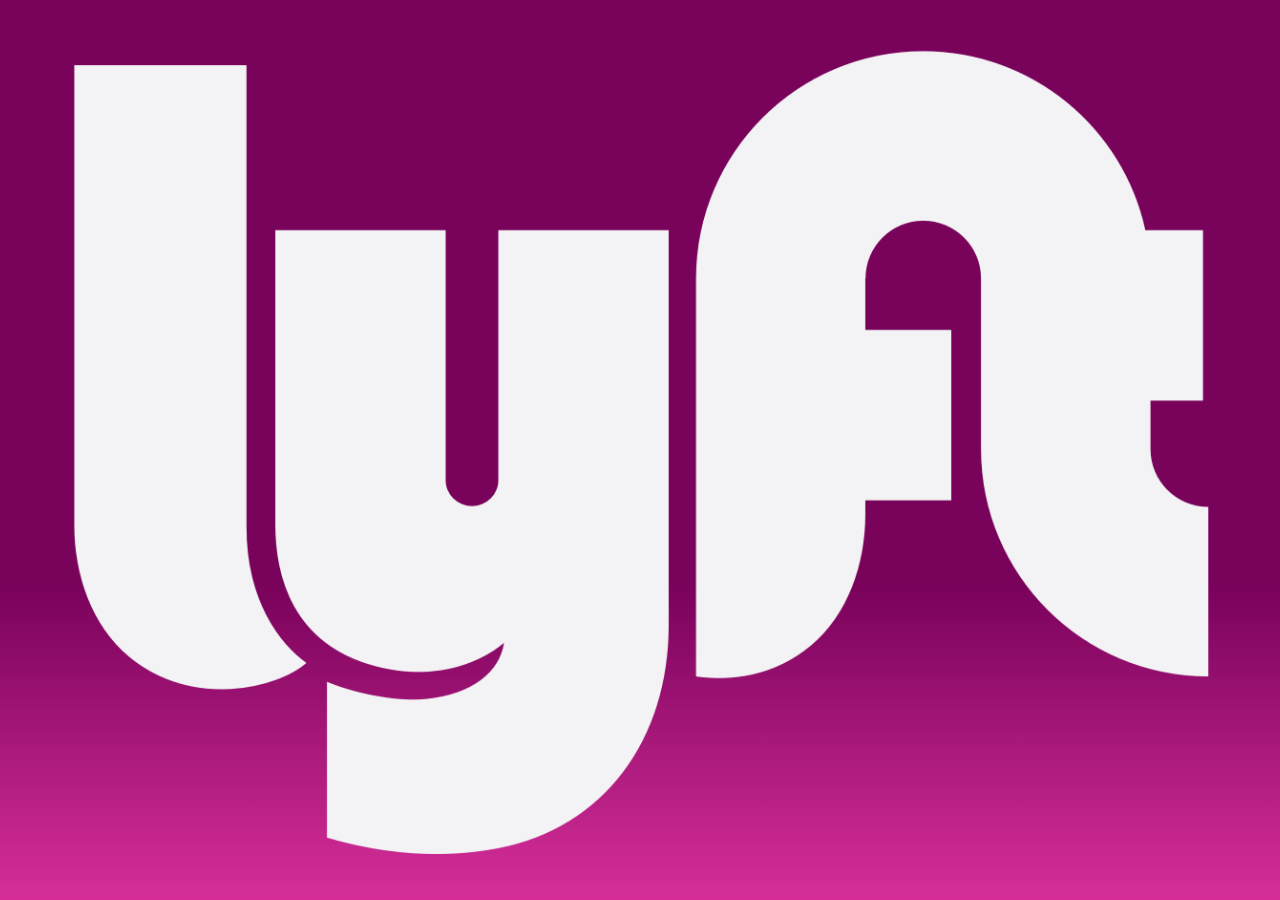
<file: index.html>
<!DOCTYPE html>
<html lang="en">
<head>
	<meta charset="UTF-8">
	<meta name="viewport" content="width=device-width, initial-scale=1.0">
	<meta http-equiv="X-UA-Compatible" content="ie=edge">
	<link rel="stylesheet" href="vendors/bootstrap/css/bootstrap.min.css">
	<link href="https://fonts.googleapis.com/css?family=Raleway" rel="stylesheet">
	<link rel="stylesheet" href="css/main.css">
	<title>LYFT</title>
</head>
<body class="grad70">
	<main class="container-flex-column">
		<div class="container">
			<div class="row">
				<div class="col-xs-12">
			    <img class="img-responsive logo" src="assets/img/logo-white.png" alt="">
			  </div>
			</div>
		</div>
	</main>
	<script src="vendors/jquery/jquery-3.2.1.min.js"></script> <!-- minificado -->
	<script src="js/app.js"></script>
</body>
</html>
</file>
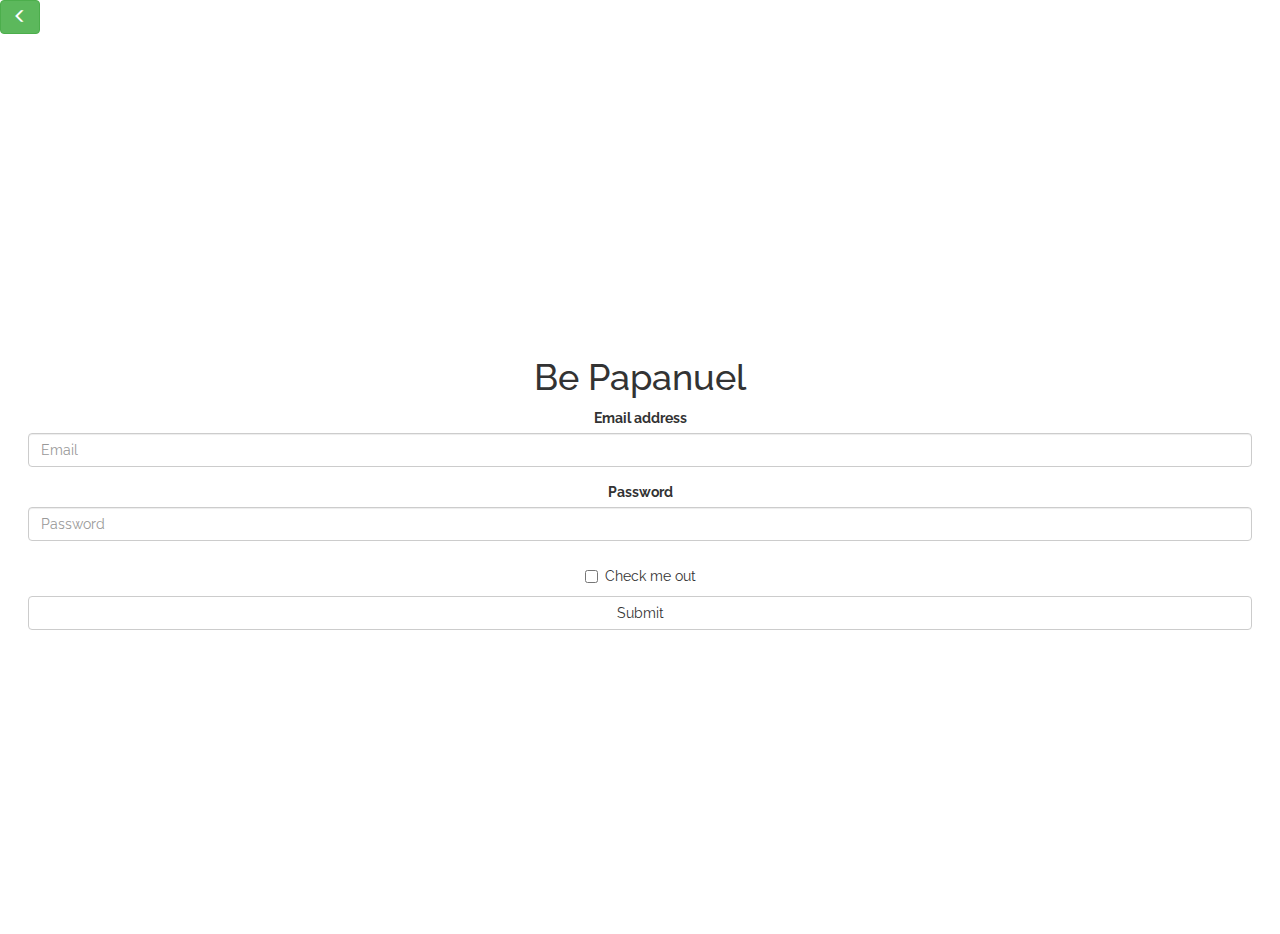
<file: views/login.html>
<!DOCTYPE html>
<html lang="en">
<head>
	<meta charset="UTF-8">
	<meta name="viewport" content="width=device-width, initial-scale=1.0">
	<meta http-equiv="X-UA-Compatible" content="ie=edge">
	<link rel="stylesheet" href="../vendors/bootstrap/css/bootstrap.min.css">
	<link href="https://fonts.googleapis.com/css?family=Raleway" rel="stylesheet">
	<link rel="stylesheet" href="../css/main.css">
	<title>LYFT</title>
</head>
<body class="vh100">
  <a href="register.html" type="button" class="btn btn-success">
    <span class="glyphicon glyphicon-menu-left" aria-hidden="true"></span>
  </a>
  <form class="container-flex-column text-center">
    <h1 class="title"> Be Papanuel</h1>
    <div class="form-group">
      <label for="exampleInputEmail1">Email address</label>
      <input type="email" class="form-control" id="inputEmail" placeholder="Email">
    </div>
    <div class="form-group">
      <label for="exampleInputPassword1">Password</label>
      <input type="password" class="form-control" id="exampleInputPassword1" placeholder="Password">
    </div>
    <div class="checkbox">
      <label>
      <input type="checkbox"> Check me out
      </label>
    </div>
    <button type="submit" class="btn btn-default">Submit</button>
  </form>
  <script src="../vendors/jquery/jquery-3.2.1.min.js"></script>
  <script src="../js/signup.js"></script>
</body>
</html>
</file>
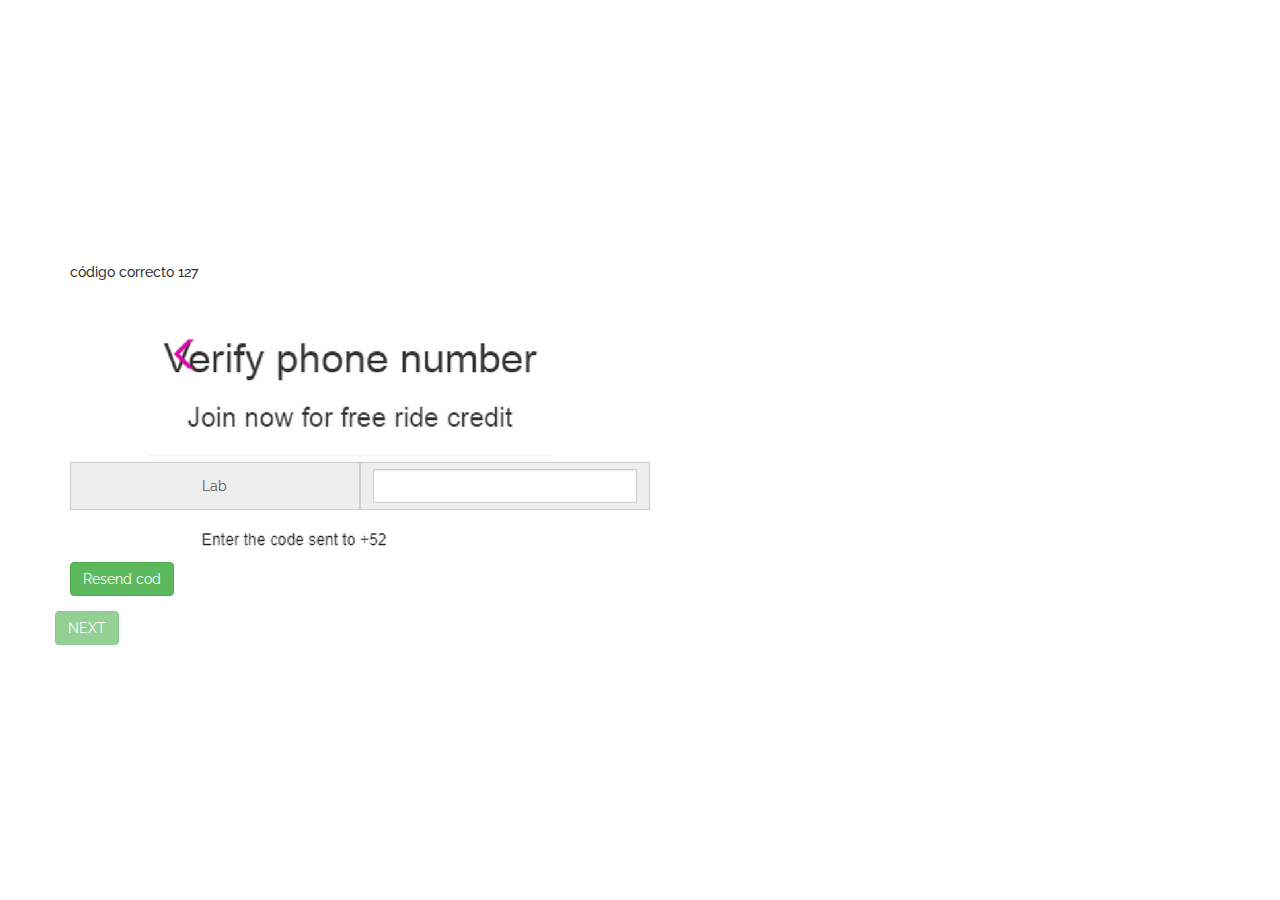
<file: views/signup-send-cod.html>
<!DOCTYPE html>
<html lang="en">
<head>
	<meta charset="UTF-8">
	<meta name="viewport" content="width=device-width, initial-scale=1.0">
	<meta http-equiv="X-UA-Compatible" content="ie=edge">
	<link rel="stylesheet" href="../vendors/bootstrap/css/bootstrap.min.css">
  <link href="https://fonts.googleapis.com/css?family=Raleway" rel="stylesheet">
  <link rel="stylesheet" href="../css/signup-phone.css">
  <title>LYFT</title>
</head>
<body class="vh100" >
  <a href="signup-phone.html" type="button" class="btn btn-success">
    <span class="glyphicon glyphicon-menu-left" aria-hidden="true"></span>
  </a>
  <form class="container text-center">
    <h1 class="title"></h1>
    <h5></h5>
    <hr>
    <br>
    <div class="row">
      <div class="col-xs-12">
        <div class="input-group">
          <div class="input-group-btn search-panel">
          </div>
        </div>
      </div>
    </div>    
  </form>
  <script src="../vendors/jquery/jquery-3.2.1.min.js"></script> 
  <script src="../vendors/bootstrap/js/bootstrap.min.js"></script>
  <script src="../js/data.js"></script>
  <script src="../js/signup-send-cod.js"></script>
</body>
</html>
</file>
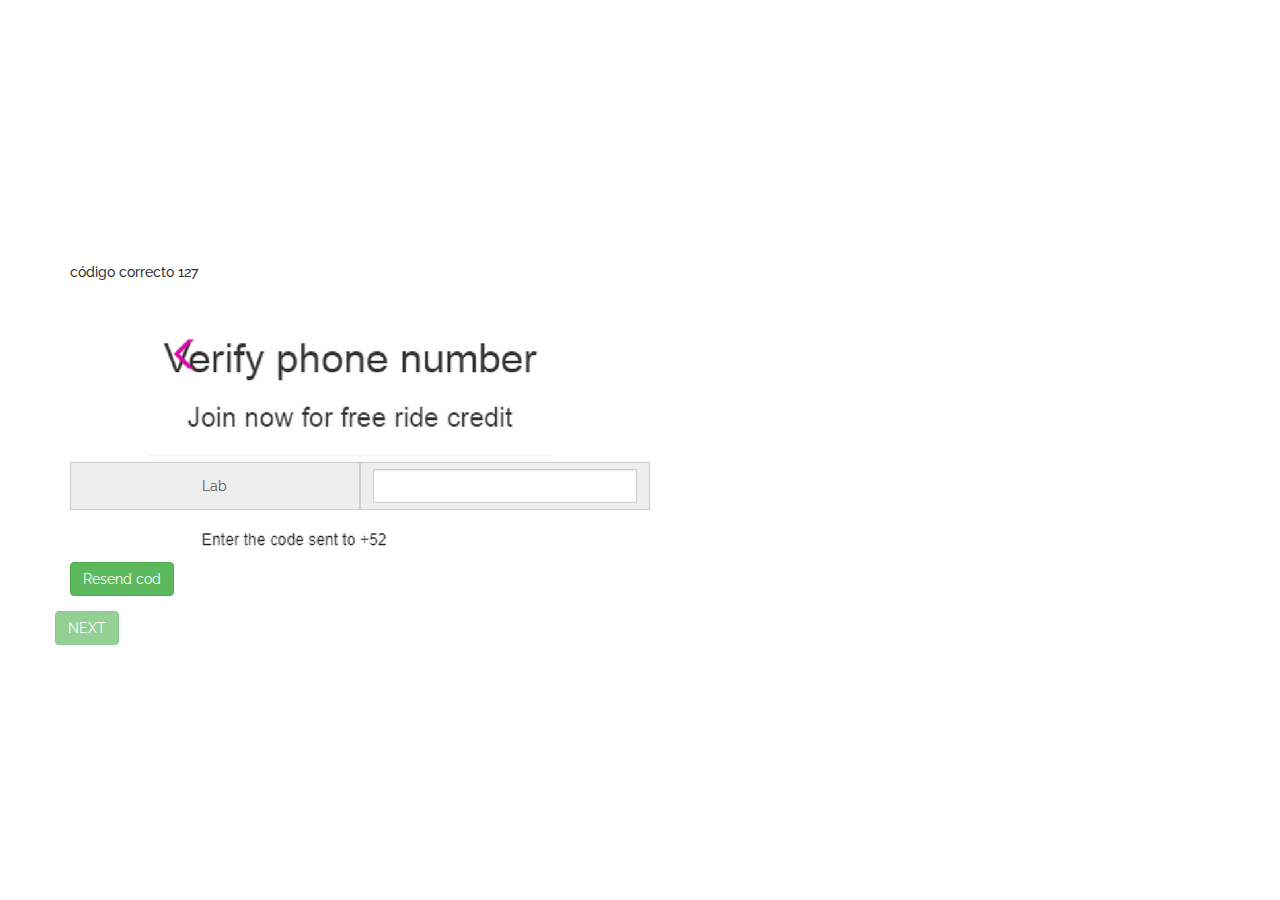
<file: views/signup-verify-phone.html>
<!DOCTYPE html>
<html lang="en">
<head>
	<meta charset="UTF-8">
	<meta name="viewport" content="width=device-width, initial-scale=1.0">
	<meta http-equiv="X-UA-Compatible" content="ie=edge">
	<link rel="stylesheet" href="../vendors/bootstrap/css/bootstrap.min.css">
	<link href="https://fonts.googleapis.com/css?family=Raleway" rel="stylesheet">
	<link rel="stylesheet" href="../css/main.css">
	<title>LYFT</title>
</head>
<body class="">
	<main class="container-flex-column">
		<div class="container">
      <div class="row">
        <div class="col-xs-12">
          <h5>código correcto 127</h5>
          <div class="form-group">
            <div class="input-group">
              <img class="img-responsive logo" src="../assets/img/verificacion-numero.png" alt="">
              <label class="input-group-addon" for="me">Lab</label>
              <label for="user" class="input-group-addon" rel="tooltip" title="email">
              <input id = "input-cod" type="text" class="form-control" autocomplete="on"/>  </label>
              <img class="img-responsive logo" src="../assets/img/verificacion-numero-2.png" alt="">
              <button type="submit"  id="buttonResend" class=" center btn btn-default btn-success">Resend cod</button>
            </div>
          </div>
        </div>
      <button type="submit"  id="buttonNext" class="center btn btn-default btn-success">NEXT</button>
    </div>
  </main>
  <script src="../vendors/jquery/jquery-3.2.1.min.js"></script>
  <script src="../js/data.js"></script>
	<script src="../js/signup-verify-phone.js"></script>
</body>
</html>
</file>
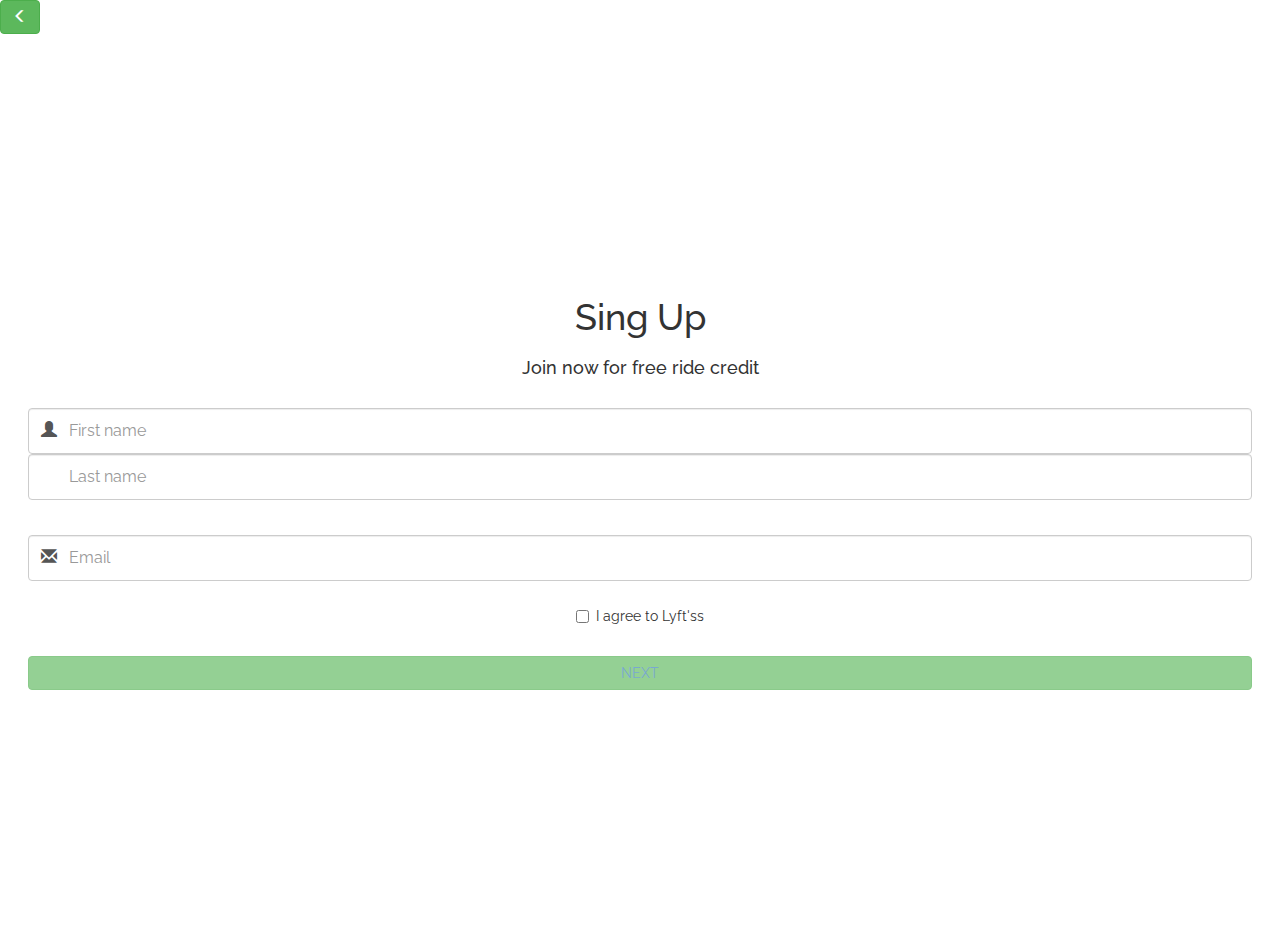
<file: views/signup.html>
<!DOCTYPE html>
<html lang="en">
<head>
	<meta charset="UTF-8">
	<meta name="viewport" content="width=device-width, initial-scale=1.0">
	<meta http-equiv="X-UA-Compatible" content="ie=edge">
	<link rel="stylesheet" href="../vendors/bootstrap/css/bootstrap.min.css">
  <link href="https://fonts.googleapis.com/css?family=Raleway" rel="stylesheet">
 	<link rel="stylesheet" href="../css/main.css">
	<title>LYFT</title>
</head>
<body class="vh100">
  <a href="register.html" type="button" class="btn btn-success">
    <span class="glyphicon glyphicon-menu-left" aria-hidden="true"></span>
  </a>
  <form class="container-flex-column text-center">
    <h1 class="title">Sing Up</h1>
    <h4>Join now for free ride credit</h4>
    <br>
    <div class="row">
      <div class="col-xs-12">
        <div class="form-group ">
          <div class="container-flex icon-addon addon-lg">
            <input type="firstName" placeholder="First name" class="form-control" id="inputFirstName">
            <label for="user" class="glyphicon glyphicon-user" rel="tooltip" title="email"></label>
            <input type="lastName" placeholder="Last name" class=" form-control" id="inputLastName">
          </div>
        </div>
      </div>
    </div>
    <br>
    <div class="row">
      <div class="col-xs-12">
        <div class="form-group ">
          <div class="icon-addon addon-lg">
            <input type="text" placeholder="Email" class="col-xs-5 form-control" id="inputEmail">
            <label for="email" class="glyphicon glyphicon-envelope" rel="tooltip" title="email"></label>
          </div>
        </div>
      </div>
    </div>
    <div class="checkbox">
      <label>
        <input type="checkbox" id="inputCheck"> I agree to Lyft'ss 
        <a href="https://s3.amazonaws.com/api.lyft.com/static/terms.html" target="_blank" Terms of Service</a>  
      </label>
    </div>
    <br>
    <button type="submit"  id="buttonNext" class="btn btn-default btn-success"> 
      <a href="signup-succesful.html">NEXT
      </a>
    </button>
  </form>
  <script src="../vendors/jquery/jquery-3.2.1.min.js"></script>
  <script src="../js/signup.js"></script>
</body>
</html>
</file>
<file: css/main.css>
* {
  box-sizing: border-box;
}

body {
	font-family: 'Raleway', sans-serif !important;
}

.logo {
  size: 70%;
}

#inputFirstName , # inputLastName {
  width : 10em;
}

.input-group {
  display: inline-block;
}

.grad70 {
	background: linear-gradient(rgb(121, 2, 91) 65%, rgba(206, 5, 132, 0.836));
}

.grad80 {
  background-image: url(../assets/img/img1.jpg);
  background-position: center;
}

.container-flex-column {
	display: flex;
	flex-direction: column;
	justify-content: center;
	padding: 2em;
	height: 100vh;
}

.vh100 {
	height: 100vh;
}

.two-fields {
  width:100%;
}

.two-fields .input-group {
  width:100%;
}

.icon-user {
  width: 2em !important;
  height: 2em;
}

/*  */
.input-group .icon-addon .form-control {
  border-radius: 0;
}

.icon-addon {
  position: relative;
  color: #555;
  display: block;
}

.icon-addon:after,
.icon-addon:before {
  display: table;
  content: " ";
}

.icon-addon:after {
  clear: both;
}

.icon-addon.addon-md .glyphicon,
.icon-addon .glyphicon, 
.icon-addon.addon-md .fa,
.icon-addon .fa {
  position: absolute;
  z-index: 2;
  left: 10px;
  font-size: 12px;
  width: 20px;
  margin-left: -2.5px;
  text-align: center;
  padding: 10px 0;
  top: 1px
}

.icon-addon.addon-lg .form-control {
  line-height: 1.33;
  height: 46px;
  font-size: 16px;
  padding: 10px 16px 10px 40px;
}

.icon-addon.addon-lg .fa,
.icon-addon.addon-lg .glyphicon {
  font-size: 16px;
  margin-left: 0;
  left: 11px;
  top: 4px;
}

.icon-addon .form-control:focus + .glyphicon,
.icon-addon:hover .glyphicon,
.icon-addon .form-control:focus + .fa,
.icon-addon:hover .fa {
  color: #2580db;
}

.center {
 text-align: center;
}
</file>
<file: css/signup-phone.css>
/* Sprite - Generated by http://css.spritegen.com CSS Sprite Generator */
.countryarg, .countrybr, .countryeu, .countrymx, .countrype, 
.countryuru
{ display: inline-block; background: url('../assets/img/sprite-country.png') no-repeat; overflow: hidden; text-indent: -9999px; text-align: left; }
  .countryarg { background-position: -1px -0px; width: 38px; height: 25px; }
  .countrybr { background-position: -40px -0px; width: 38px; height: 25px; }
  .countryeu { background-position: -1px -26px; width: 38px; height: 25px; }
  .countrymx { background-position: -40px -26px; width: 38px; height: 25px; }
  .countrype { background-position: -1px -52px; width: 38px; height: 25px; }
  .countryuru { background-position: -40px -52px; width: 38px; height: 25px; }

.size-input {
  width:  100px important! ;
}

#input-group #form-control {
  position: relative;
  z-index: 2;
  /*display: inline-block;*/
  float: right;
  width: 50%;
  margin-bottom: 0;
}
</file>
